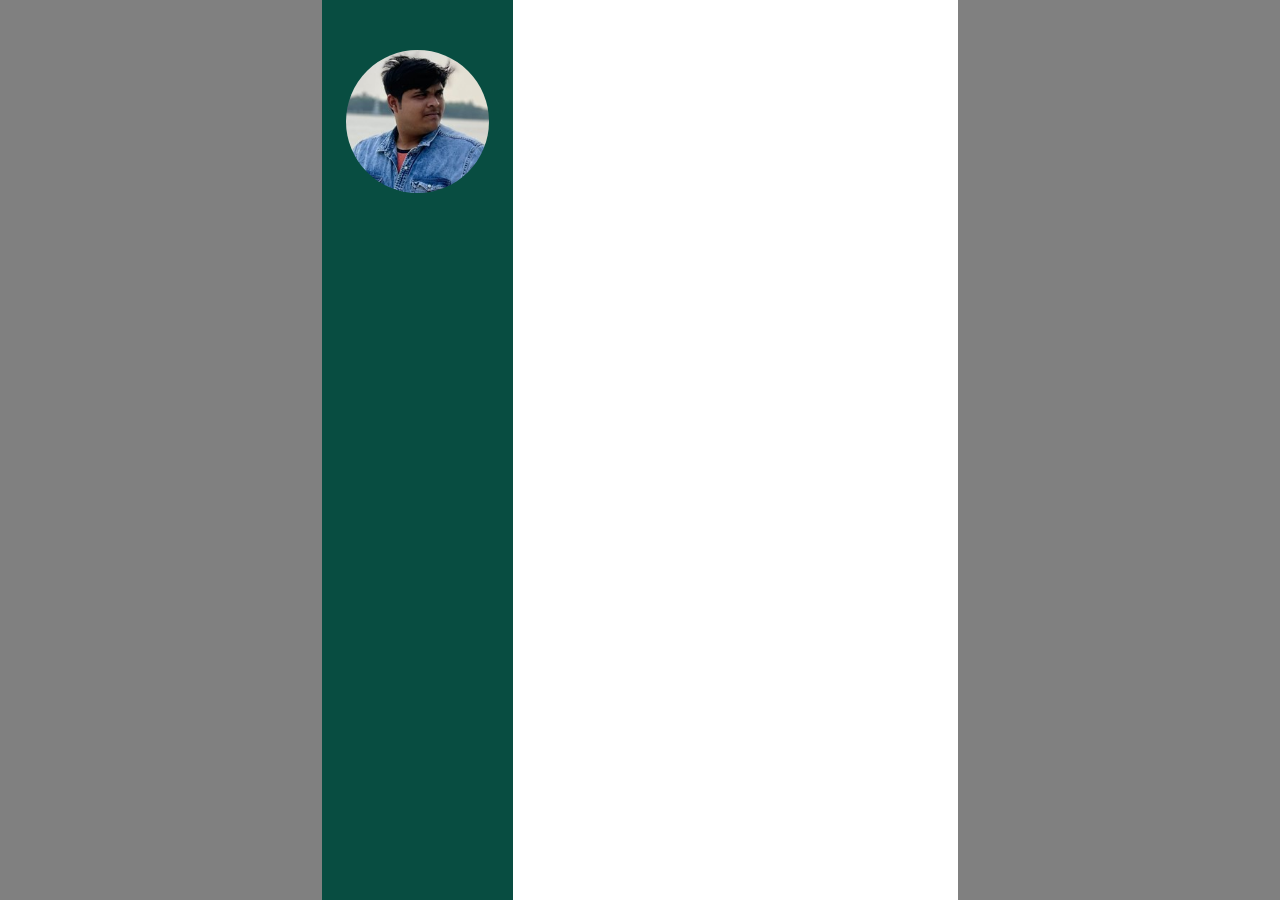
<file: index.html>
<!DOCTYPE html>
<html>

<head>
    <meta charset="utf-8" />
    <meta http-equiv="X-UA-Compatible" content="IE=edge">
    <meta name="theme-color" content="#222222">
    <title>Karthik Kasturi - Software Developer</title>
    <meta name="viewport" content="width=device-width, initial-scale=1">
    <link rel="stylesheet" type="text/css" media="screen" href="styles/main.css" />
    <script src="https://ajax.googleapis.com/ajax/libs/jquery/3.3.1/jquery.min.js"></script>
    <script src="scripts/main.js"></script>
</head>

<body class="">
    <div class="main">

        <div class="side">
            <div class="img-container">

                <img src="assets/image.jpeg" class="img"/>
            </div>
        </div>
    </div>
</body>

</html>
</file>
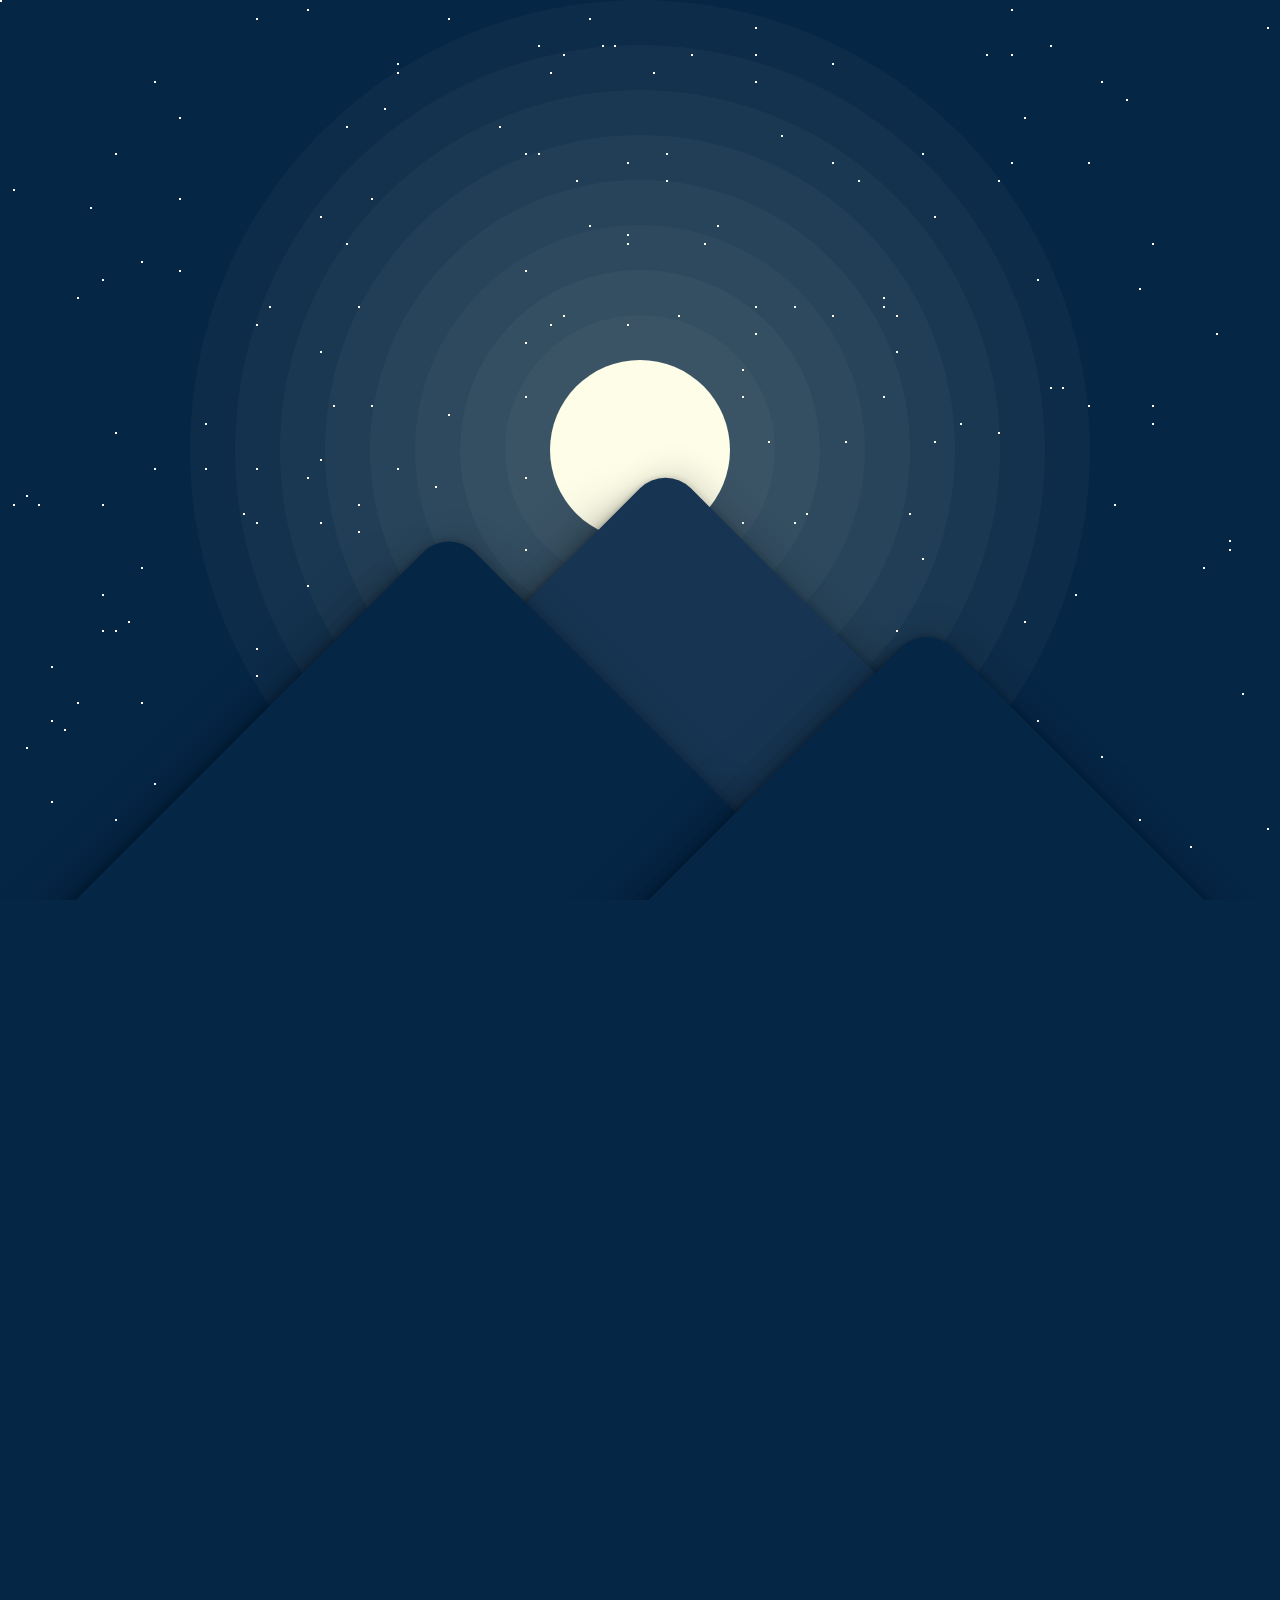
<file: BeneathTheMoon/index.html>
<!DOCTYPE html>
<html lang="en">
<head>
    <meta charset="UTF-8">
    <meta http-equiv="X-UA-Compatible" content="IE=edge">
    <meta name="viewport" content="width=device-width, initial-scale=1.0">
    <title>Document</title>
    <script src="./index.js"></script>
    <link href="./index.css" rel="stylesheet"/>
</head>
    <body>
    </body>
</html>
</file>
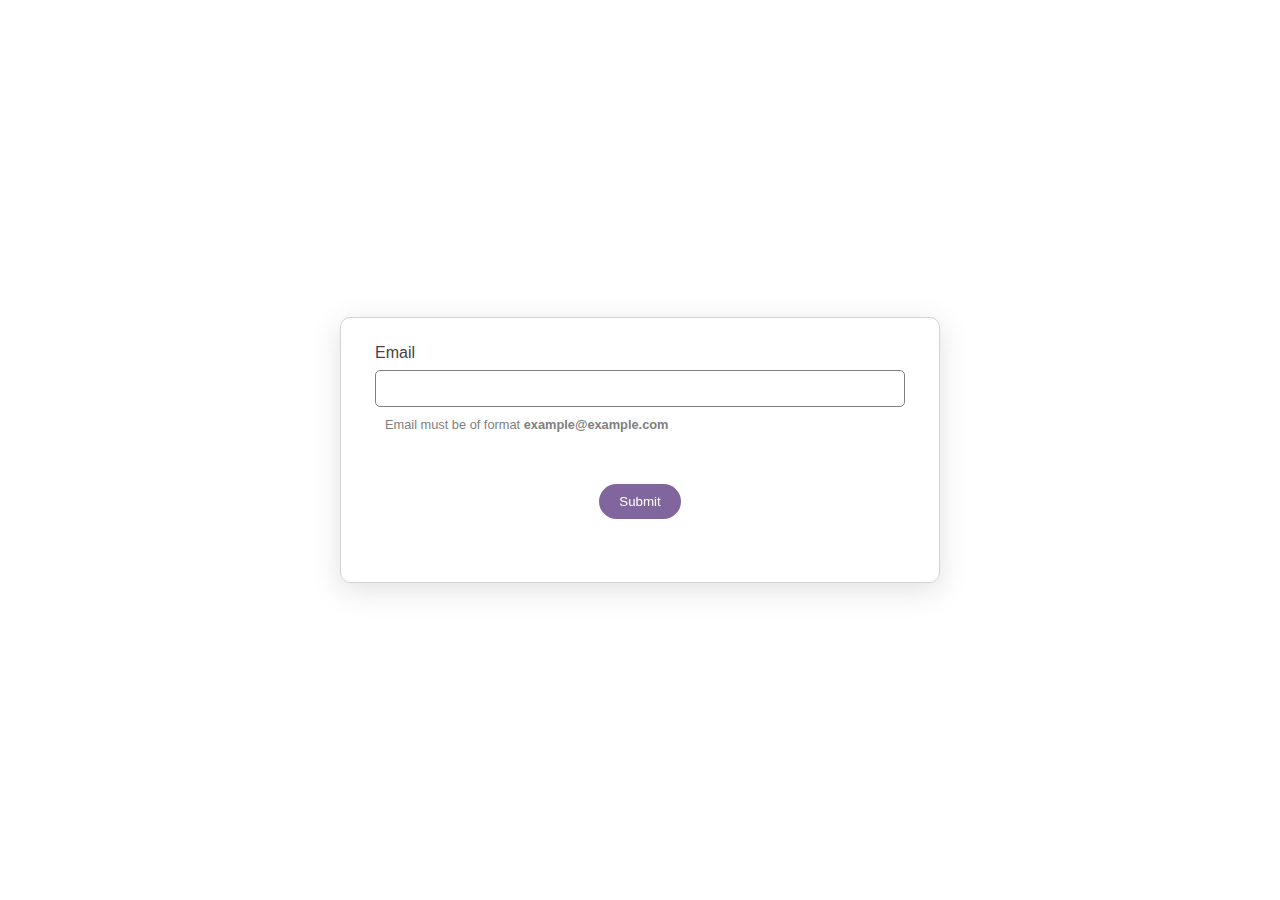
<file: catchme/index.html>
<!DOCTYPE html>
<html lang="en">
  <head>
    <meta charset="UTF-8" />
    <meta http-equiv="X-UA-Compatible" content="IE=edge" />
    <meta name="viewport" content="width=device-width, initial-scale=1.0" />
    <title>NO Javascript!</title>
    <link rel="stylesheet" href="index.css" />
  </head>
  <body>
    <div class="container">
      <form onsubmit="alert('yayy!'); event.preventDefault();">
        <div class="fieldsets">
          <fieldset>
            <label>
              <span>Email</span>
              <input
                type="email"
                id="email"
                pattern="[A-Za-z0-9._%]+@[A-Za-z0-9._%]+\.[A-Za-z]{2,63}$"
                autofocus
                required
                class="field"
              />
              <span class="hint"
                >Email must be of format <b>example@example.com</b></span
              >
            </label>
          </fieldset>
          <fieldset>
            <label>
              <span>Password</span>
              <input
                type="password"
                pattern="^(?=.*[a-z])(?=.*[A-Z])(?=.*[0-9])(?=.*[!@#%&]).{8,12}$"
                required
                class="field"
              />
              <span class="hint"
                >Password must contain 8-12 letters and contain 1 digit, 1
                lowercase letter, 1 uppercase letter and one special
                character(!@#%&)</span
              >
            </label>
          </fieldset>
        </div>
        <div class="submit-container">
          <div class="panel"></div>
          <div class="panel"></div>
          <div class="panel"></div>
          <div class="panel"></div>
          <div class="panel"></div>
          <div class="panel"></div>
          <div class="panel"></div>
          <div class="panel"></div>
          <div class="panel"></div>
          <div class="button-container">
            <button tabindex="-1">Submit</button>
          </div>
        </div>
      </form>
    </div>
  </body>
</html>
</file>
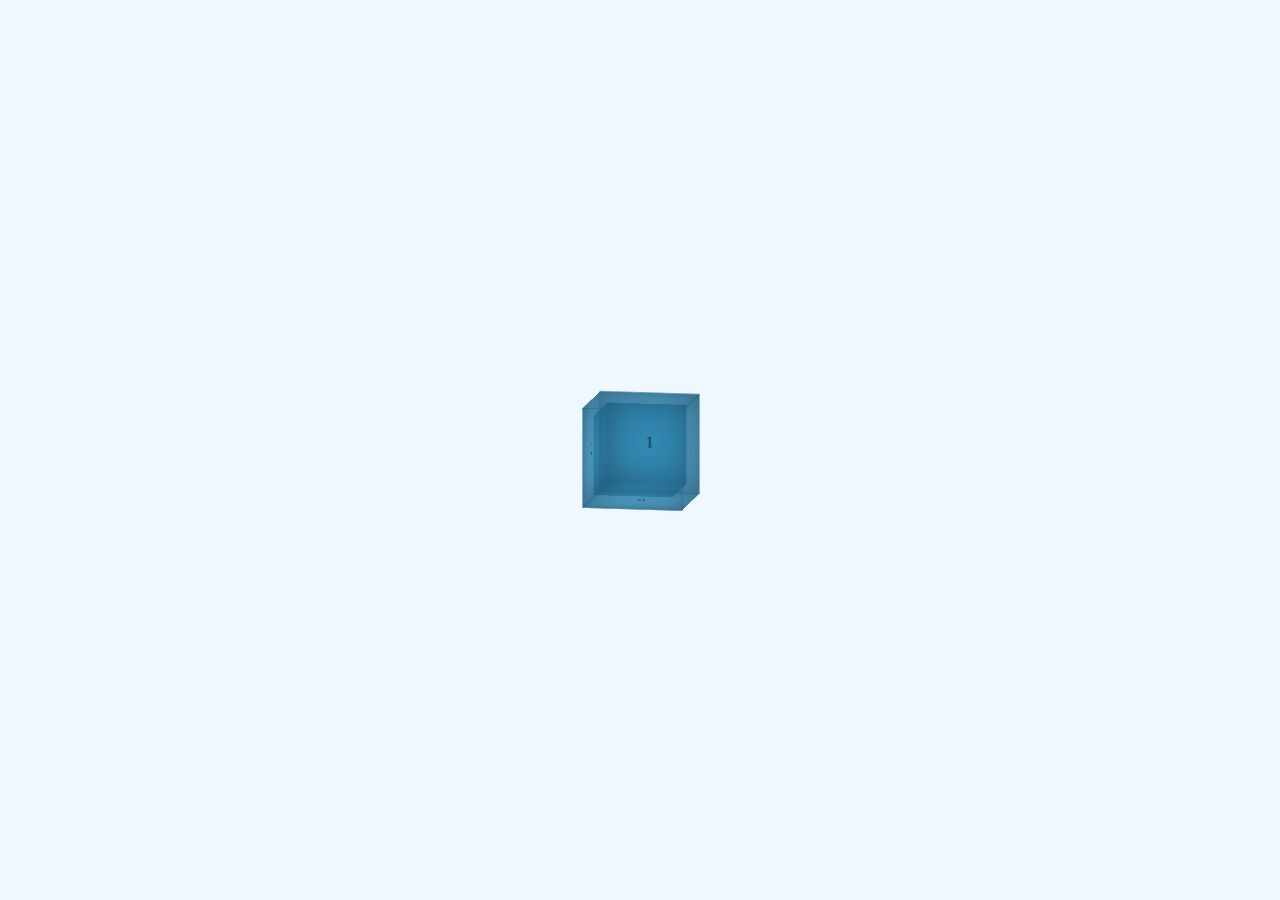
<file: Cube/index.html>
<!DOCTYPE html>
<html lang="en">
  <head>
    <meta charset="UTF-8" />
    <meta http-equiv="X-UA-Compatible" content="IE=edge" />
    <meta name="viewport" content="width=device-width, initial-scale=1.0" />
    <title>Document</title>
    <link href="./index.css" rel="stylesheet" />
  </head>
  <body>
    <div class="container">
      <div class="cube-container">
        <div class="cube">
          <div class="f f1">1</div>
          <div class="f f2">2</div>
          <div class="f f3">3</div>
          <div class="f f4">4</div>
          <div class="f f5">5</div>
          <div class="f f6">6</div>
        </div>
        <div class="cube cube-inner">
          <div class="f f1"></div>
          <div class="f f2"></div>
          <div class="f f3"></div>
          <div class="f f4"></div>
          <div class="f f5"></div>
          <div class="f f6"></div>
        </div>
      </div>
    </div>
  </body>
</html>
</file>
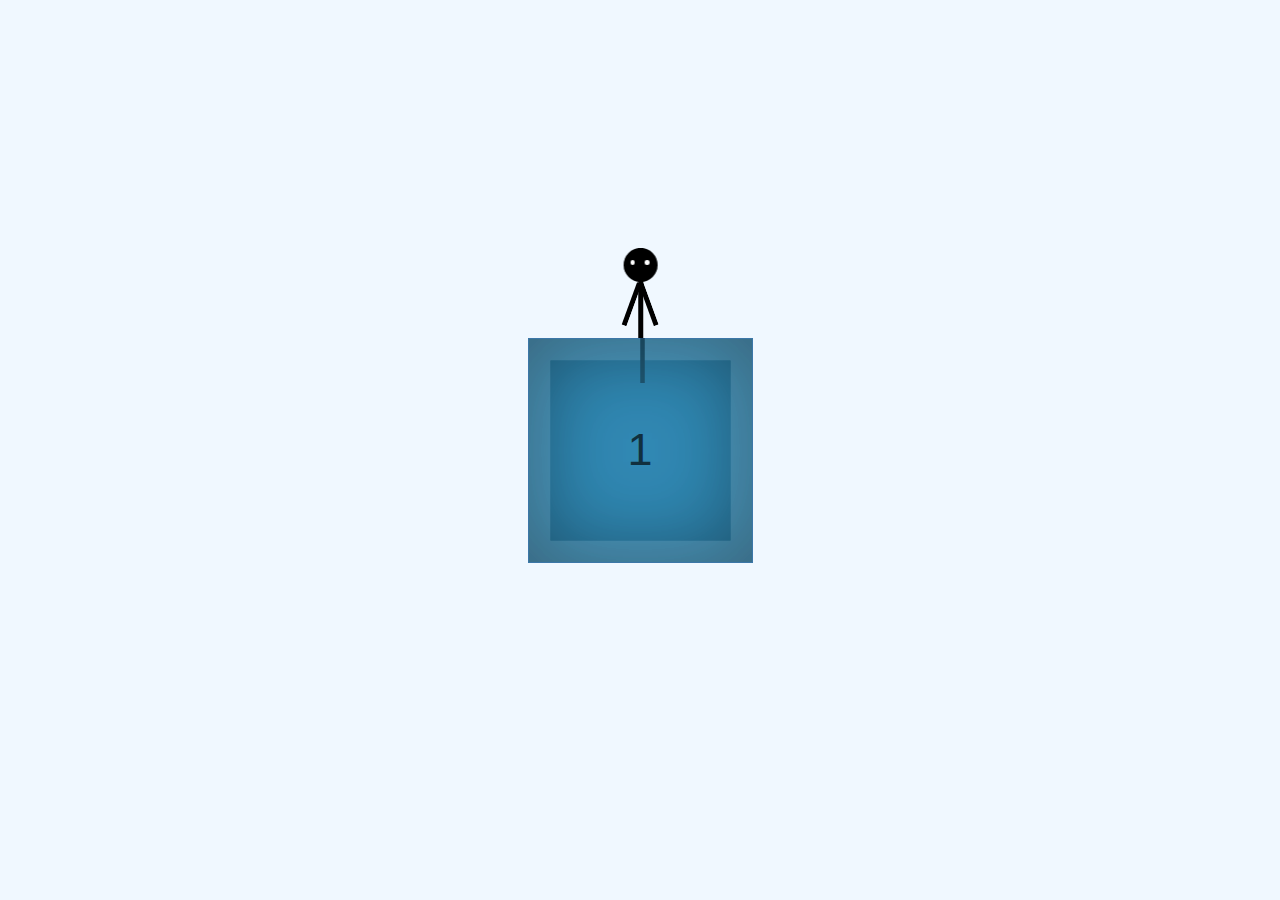
<file: cube/index.html>
<!DOCTYPE html>
<html lang="en">
  <head>
    <meta charset="UTF-8" />
    <meta http-equiv="X-UA-Compatible" content="IE=edge" />
    <meta name="viewport" content="width=device-width, initial-scale=1.0" />
    <title>Guy Chillin</title>
    <link href="./index.css" rel="stylesheet" />
  </head>
  <body>
    <div class="container">
      <div class="cube-container">
        <div class="stickman">
          <div class="head">
            <div class="eye"></div>
            <div class="eye"></div>
          </div>
          <div class="arm left"></div>
          <div class="arm right"></div>
          <div class="chest"></div>
          <div class="thigh left"></div>
          <div class="thigh right"></div>
          <div class="leg right"></div>
          <div class="leg left"></div>
        </div>
        <div class="cube">
          <div class="f f1">1</div>
          <div class="f f2">2</div>
          <div class="f f3">3</div>
          <div class="f f4">4</div>
          <div class="f f5">5</div>
          <div class="f f6">6</div>
        </div>
        <div class="cube cube-inner">
          <div class="f f1"></div>
          <div class="f f2"></div>
          <div class="f f3"></div>
          <div class="f f4"></div>
          <div class="f f5"></div>
          <div class="f f6"></div>
        </div>
      </div>
    </div>
  </body>
</html>
</file>
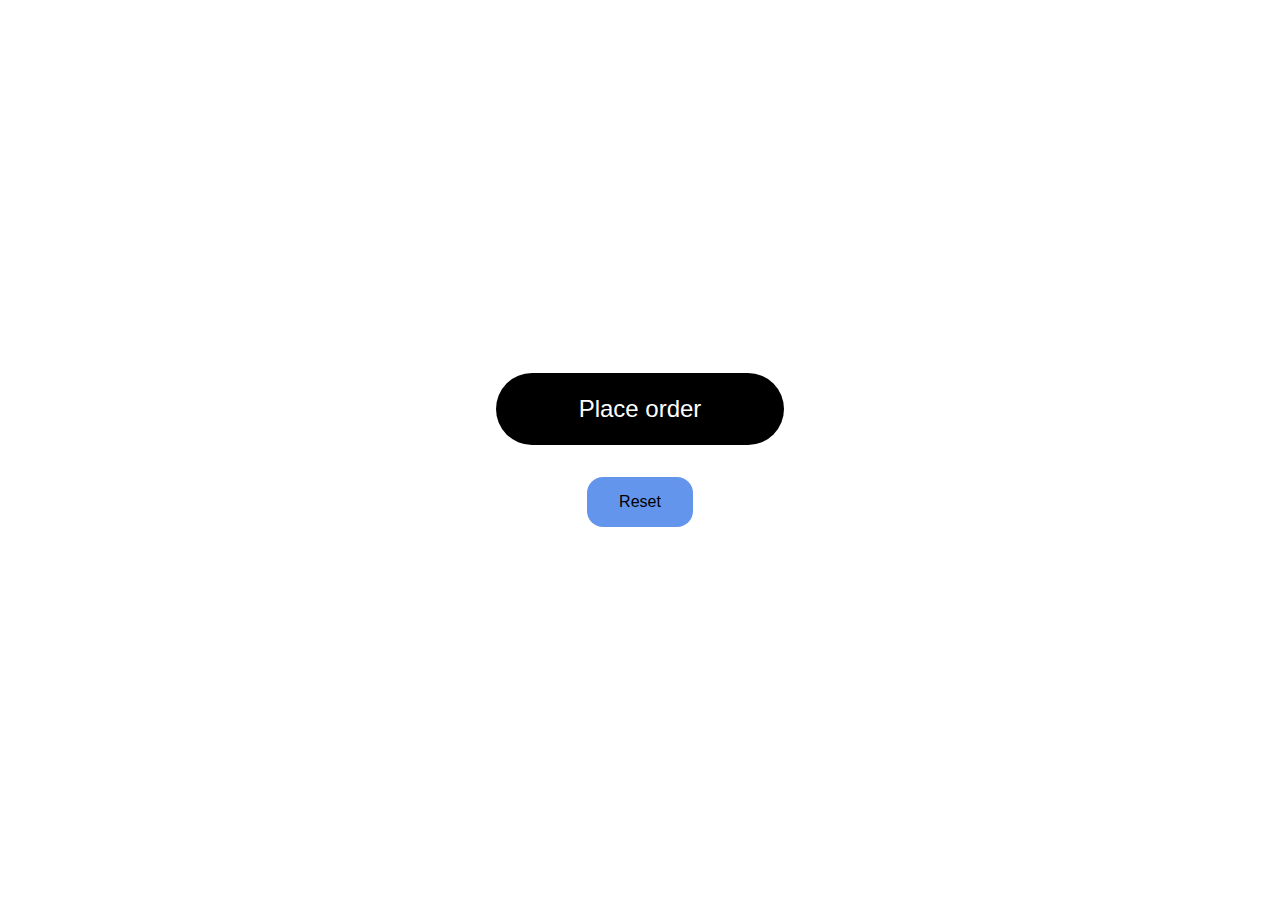
<file: order/index.html>
<!DOCTYPE html>
<html lang="en">
  <head>
    <meta charset="UTF-8" />
    <meta http-equiv="X-UA-Compatible" content="IE=edge" />
    <meta name="viewport" content="width=device-width, initial-scale=1.0" />
    <link rel="stylesheet" href="index.css" />
    <script src="index.js"></script>
    <title>Place Order</title>
  </head>
  <body>
    <div class="container">
      <button class="order-btn">
        <span class="prompt">Place order</span>
        <span class="success">Order Placed <div class="check">✓</div></span>
        <div class="road-container">
            
          <div class="road">
          </div>
          <div class="package">
            <div class="stamp"></div>
          </div>
          <div class="van">
            <div class="doors">
                <div class="door"></div>
                <div class="door"></div>
            </div>
            <div class="cabin">
              <div class="top"></div>
              <div class="windsheild"></div>
              <div class="lights">
                <div class="light">
                  <div class="beam"></div>
                </div>
                <div class="light">
                  <div class="beam"></div>
                </div>
              </div>
            </div>
          </div>
        </div>
      </button>

      <button class="reset">Reset</button>
    </div>
  </body>
</html>
</file>
<file: styles/main.css>
@import url(fonts/Alata.css);
@import url(fonts/Roboto+Condensed.css);
@import url(fonts/Dancing+Script.css);
@import url(fonts/Cinzel.css);
body {
  margin: 0;
  background-color: gray;
  display: flex;
  justify-content: center; }

* {
  box-sizing: border-box; }

.main {
  height: 100vh;
  width: 70.7vh;
  display: flex;
  background-color: white; }
  .main .side {
    flex: 0 0 30%;
    background-color: #084d41; }
    .main .side .img-container {
      display: flex;
      justify-content: center;
      margin-top: 50px; }
      .main .side .img-container .img {
        width: 75%;
        border-radius: 100%; }
  .main .details {
    flex: 3; }

/*# sourceMappingURL=main.css.map */
</file>
<file: BeneathTheMoon/index.css>
html,
body {
  height: 100vh;
  width: 100vw;
  margin: 0;
  overflow: hidden;
  position: relative;
  background-color: #062646; }

.hills {
  height: 80vmin;
  width: 80vmin;
  position: absolute;
  bottom: 0;
  left: 50%;
  transform: translateX(-50%) translateY(60%) rotate(45deg); }
  .hills .hill {
    border-radius: 5%;
    height: 100%;
    width: 100%;
    position: absolute;
    box-shadow: rgba(0, 0, 0, 0.25) 0px 54px 55px, rgba(0, 0, 0, 0.12) 0px -12px 30px, rgba(0, 0, 0, 0.12) 0px 4px 6px, rgba(0, 0, 0, 0.17) 0px 12px 13px, rgba(0, 0, 0, 0.09) 0px -3px 5px; }
    .hills .hill:first-of-type {
      background-color: #173553;
      left: 2vmin;
      top: -2vmin; }
    .hills .hill:nth-of-type(2) {
      background-color: #062646;
      left: -10vmin;
      top: 20vmin; }
    .hills .hill:nth-of-type(3) {
      background-color: #062646;
      left: 35vmin;
      top: -10vmin; }

.star {
  height: 2px;
  aspect-ratio: 1 / 1;
  background-color: white;
  position: absolute; }
  .star:nth-of-type(1) {
    top: 79vh;
    left: 23vw;
    animation: none; }
  .star:nth-of-type(2) {
    top: 17vh;
    left: 42vw;
    animation: blink 2s infinite 4895ms; }
  .star:nth-of-type(3) {
    top: 99vh;
    left: 47vw;
    animation: none; }
  .star:nth-of-type(4) {
    top: 20vh;
    left: 45vw;
    animation: blink 2s infinite 4856ms; }
  .star:nth-of-type(5) {
    top: 62vh;
    left: 45vw;
    animation: none; }
  .star:nth-of-type(6) {
    top: 11vh;
    left: 88vw;
    animation: blink 2s infinite 3019ms; }
  .star:nth-of-type(7) {
    top: 86vh;
    left: 64vw;
    animation: none; }
  .star:nth-of-type(8) {
    top: 12vh;
    left: 30vw;
    animation: blink 2s infinite 2612ms; }
  .star:nth-of-type(9) {
    top: 80vh;
    left: 81vw;
    animation: none; }
  .star:nth-of-type(10) {
    top: 49vh;
    left: 60vw;
    animation: blink 2s infinite 2779ms; }
  .star:nth-of-type(11) {
    top: 69vh;
    left: 10vw;
    animation: none; }
  .star:nth-of-type(12) {
    top: 36vh;
    left: 49vw;
    animation: blink 2s infinite 5774ms; }
  .star:nth-of-type(13) {
    top: 37vh;
    left: 59vw;
    animation: none; }
  .star:nth-of-type(14) {
    top: 62vh;
    left: 72vw;
    animation: blink 2s infinite 1127ms; }
  .star:nth-of-type(15) {
    top: 30vh;
    left: 14vw;
    animation: none; }
  .star:nth-of-type(16) {
    top: 70vh;
    left: 9vw;
    animation: blink 2s infinite 3579ms; }
  .star:nth-of-type(17) {
    top: 14vh;
    left: 39vw;
    animation: none; }
  .star:nth-of-type(18) {
    top: 91vh;
    left: 26vw;
    animation: blink 2s infinite 5267ms; }
  .star:nth-of-type(19) {
    top: 13vh;
    left: 80vw;
    animation: none; }
  .star:nth-of-type(20) {
    top: 89vh;
    left: 84vw;
    animation: blink 2s infinite 4150ms; }
  .star:nth-of-type(21) {
    top: 2vh;
    left: 35vw;
    animation: none; }
  .star:nth-of-type(22) {
    top: 49vh;
    left: 66vw;
    animation: blink 2s infinite 808ms; }
  .star:nth-of-type(23) {
    top: 36vh;
    left: 43vw;
    animation: none; }
  .star:nth-of-type(24) {
    top: 54vh;
    left: 34vw;
    animation: blink 2s infinite 82ms; }
  .star:nth-of-type(25) {
    top: 98vh;
    left: 70vw;
    animation: none; }
  .star:nth-of-type(26) {
    top: 34vh;
    left: 21vw;
    animation: blink 2s infinite 3658ms; }
  .star:nth-of-type(27) {
    top: 46vh;
    left: 35vw;
    animation: none; }
  .star:nth-of-type(28) {
    top: 17vh;
    left: 72vw;
    animation: blink 2s infinite 580ms; }
  .star:nth-of-type(29) {
    top: 20vh;
    left: 67vw;
    animation: none; }
  .star:nth-of-type(30) {
    top: 8vh;
    left: 43vw;
    animation: blink 2s infinite 5216ms; }
  .star:nth-of-type(31) {
    top: 58vh;
    left: 25vw;
    animation: none; }
  .star:nth-of-type(32) {
    top: 39vh;
    left: 70vw;
    animation: blink 2s infinite 1766ms; }
  .star:nth-of-type(33) {
    top: 56vh;
    left: 3vw;
    animation: none; }
  .star:nth-of-type(34) {
    top: 2vh;
    left: 46vw;
    animation: blink 2s infinite 4504ms; }
  .star:nth-of-type(35) {
    top: 35vh;
    left: 53vw;
    animation: none; }
  .star:nth-of-type(36) {
    top: 5vh;
    left: 42vw;
    animation: blink 2s infinite 5968ms; }
  .star:nth-of-type(37) {
    top: 75vh;
    left: 44vw;
    animation: none; }
  .star:nth-of-type(38) {
    top: 72vh;
    left: 45vw;
    animation: blink 2s infinite 3311ms; }
  .star:nth-of-type(39) {
    top: 94vh;
    left: 93vw;
    animation: none; }
  .star:nth-of-type(40) {
    top: 84vh;
    left: 18vw;
    animation: blink 2s infinite 4020ms; }
  .star:nth-of-type(41) {
    top: 97vh;
    left: 74vw;
    animation: none; }
  .star:nth-of-type(42) {
    top: 15vh;
    left: 61vw;
    animation: blink 2s infinite 3491ms; }
  .star:nth-of-type(43) {
    top: 75vh;
    left: 20vw;
    animation: none; }
  .star:nth-of-type(44) {
    top: 63vh;
    left: 11vw;
    animation: blink 2s infinite 731ms; }
  .star:nth-of-type(45) {
    top: 57vh;
    left: 71vw;
    animation: none; }
  .star:nth-of-type(46) {
    top: 77vh;
    left: 97vw;
    animation: blink 2s infinite 969ms; }
  .star:nth-of-type(47) {
    top: 56vh;
    left: 87vw;
    animation: none; }
  .star:nth-of-type(48) {
    top: 53vh;
    left: 41vw;
    animation: blink 2s infinite 2170ms; }
  .star:nth-of-type(49) {
    top: 91vh;
    left: 9vw;
    animation: none; }
  .star:nth-of-type(50) {
    top: 18vh;
    left: 79vw;
    animation: blink 2s infinite 515ms; }
  .star:nth-of-type(51) {
    top: 52vh;
    left: 16vw;
    animation: none; }
  .star:nth-of-type(52) {
    top: 38vh;
    left: 41vw;
    animation: blink 2s infinite 4056ms; }
  .star:nth-of-type(53) {
    top: 74vh;
    left: 4vw;
    animation: none; }
  .star:nth-of-type(54) {
    top: 25vh;
    left: 56vw;
    animation: blink 2s infinite 3295ms; }
  .star:nth-of-type(55) {
    top: 1vh;
    left: 24vw;
    animation: none; }
  .star:nth-of-type(56) {
    top: 84vh;
    left: 36vw;
    animation: blink 2s infinite 2098ms; }
  .star:nth-of-type(57) {
    top: 80vh;
    left: 4vw;
    animation: none; }
  .star:nth-of-type(58) {
    top: 57vh;
    left: 19vw;
    animation: blink 2s infinite 3396ms; }
  .star:nth-of-type(59) {
    top: 8vh;
    left: 51vw;
    animation: none; }
  .star:nth-of-type(60) {
    top: 84vh;
    left: 86vw;
    animation: blink 2s infinite 5970ms; }
  .star:nth-of-type(61) {
    top: 25vh;
    left: 46vw;
    animation: none; }
  .star:nth-of-type(62) {
    top: 20vh;
    left: 52vw;
    animation: blink 2s infinite 1163ms; }
  .star:nth-of-type(63) {
    top: 6vh;
    left: 54vw;
    animation: none; }
  .star:nth-of-type(64) {
    top: 6vh;
    left: 79vw;
    animation: blink 2s infinite 1541ms; }
  .star:nth-of-type(65) {
    top: 44vh;
    left: 69vw;
    animation: none; }
  .star:nth-of-type(66) {
    top: 70vh;
    left: 31vw;
    animation: blink 2s infinite 3818ms; }
  .star:nth-of-type(67) {
    top: 75vh;
    left: 58vw;
    animation: none; }
  .star:nth-of-type(68) {
    top: 45vh;
    left: 85vw;
    animation: blink 2s infinite 3126ms; }
  .star:nth-of-type(69) {
    top: 14vh;
    left: 27vw;
    animation: none; }
  .star:nth-of-type(70) {
    top: 47vh;
    left: 75vw;
    animation: blink 2s infinite 5220ms; }
  .star:nth-of-type(71) {
    top: 49vh;
    left: 73vw;
    animation: none; }
  .star:nth-of-type(72) {
    top: 34vh;
    left: 59vw;
    animation: blink 2s infinite 7ms; }
  .star:nth-of-type(73) {
    top: 58vh;
    left: 20vw;
    animation: none; }
  .star:nth-of-type(74) {
    top: 35vh;
    left: 65vw;
    animation: blink 2s infinite 675ms; }
  .star:nth-of-type(75) {
    top: 96vh;
    left: 48vw;
    animation: none; }
  .star:nth-of-type(76) {
    top: 8vh;
    left: 31vw;
    animation: blink 2s infinite 1117ms; }
  .star:nth-of-type(77) {
    top: 34vh;
    left: 28vw;
    animation: none; }
  .star:nth-of-type(78) {
    top: 92vh;
    left: 99vw;
    animation: blink 2s infinite 5985ms; }
  .star:nth-of-type(79) {
    top: 7vh;
    left: 31vw;
    animation: none; }
  .star:nth-of-type(80) {
    top: 30vh;
    left: 41vw;
    animation: blink 2s infinite 2435ms; }
  .star:nth-of-type(81) {
    top: 47vh;
    left: 16vw;
    animation: none; }
  .star:nth-of-type(82) {
    top: 24vh;
    left: 25vw;
    animation: blink 2s infinite 3497ms; }
  .star:nth-of-type(83) {
    top: 45vh;
    left: 26vw;
    animation: none; }
  .star:nth-of-type(84) {
    top: 32vh;
    left: 89vw;
    animation: blink 2s infinite 4345ms; }
  .star:nth-of-type(85) {
    top: 83vh;
    left: 31vw;
    animation: none; }
  .star:nth-of-type(86) {
    top: 69vh;
    left: 80vw;
    animation: blink 2s infinite 839ms; }
  .star:nth-of-type(87) {
    top: 61vh;
    left: 96vw;
    animation: none; }
  .star:nth-of-type(88) {
    top: 59vh;
    left: 28vw;
    animation: blink 2s infinite 1396ms; }
  .star:nth-of-type(89) {
    top: 9vh;
    left: 12vw;
    animation: none; }
  .star:nth-of-type(90) {
    top: 60vh;
    left: 96vw;
    animation: blink 2s infinite 5789ms; }
  .star:nth-of-type(91) {
    top: 70vh;
    left: 8vw;
    animation: none; }
  .star:nth-of-type(92) {
    top: 9vh;
    left: 59vw;
    animation: blink 2s infinite 4150ms; }
  .star:nth-of-type(93) {
    top: 35vh;
    left: 70vw;
    animation: none; }
  .star:nth-of-type(94) {
    top: 52vh;
    left: 31vw;
    animation: blink 2s infinite 255ms; }
  .star:nth-of-type(95) {
    top: 39vh;
    left: 25vw;
    animation: none; }
  .star:nth-of-type(96) {
    top: 44vh;
    left: 41vw;
    animation: blink 2s infinite 4376ms; }
  .star:nth-of-type(97) {
    top: 78vh;
    left: 6vw;
    animation: none; }
  .star:nth-of-type(98) {
    top: 22vh;
    left: 29vw;
    animation: blink 2s infinite 1033ms; }
  .star:nth-of-type(99) {
    top: 18vh;
    left: 85vw;
    animation: none; }
  .star:nth-of-type(100) {
    top: 56vh;
    left: 28vw;
    animation: blink 2s infinite 3141ms; }
  .star:nth-of-type(101) {
    top: 56vh;
    left: 1vw;
    animation: none; }
  .star:nth-of-type(102) {
    top: 95vh;
    left: 86vw;
    animation: blink 2s infinite 3266ms; }
  .star:nth-of-type(103) {
    top: 74vh;
    left: 49vw;
    animation: none; }
  .star:nth-of-type(104) {
    top: 27vh;
    left: 27vw;
    animation: blink 2s infinite 3581ms; }
  .star:nth-of-type(105) {
    top: 75vh;
    left: 72vw;
    animation: none; }
  .star:nth-of-type(106) {
    top: 34vh;
    left: 69vw;
    animation: blink 2s infinite 4393ms; }
  .star:nth-of-type(107) {
    top: 77vh;
    left: 40vw;
    animation: none; }
  .star:nth-of-type(108) {
    top: 58vh;
    left: 58vw;
    animation: blink 2s infinite 3155ms; }
  .star:nth-of-type(109) {
    top: 1vh;
    left: 79vw;
    animation: none; }
  .star:nth-of-type(110) {
    top: 18vh;
    left: 49vw;
    animation: blink 2s infinite 1801ms; }
  .star:nth-of-type(111) {
    top: 24vh;
    left: 73vw;
    animation: none; }
  .star:nth-of-type(112) {
    top: 48vh;
    left: 78vw;
    animation: blink 2s infinite 3354ms; }
  .star:nth-of-type(113) {
    top: 99vh;
    left: 44vw;
    animation: none; }
  .star:nth-of-type(114) {
    top: 43vh;
    left: 83vw;
    animation: blink 2s infinite 167ms; }
  .star:nth-of-type(115) {
    top: 7vh;
    left: 65vw;
    animation: none; }
  .star:nth-of-type(116) {
    top: 20vh;
    left: 78vw;
    animation: blink 2s infinite 299ms; }
  .star:nth-of-type(117) {
    top: 73vh;
    left: 100vw;
    animation: none; }
  .star:nth-of-type(118) {
    top: 27vh;
    left: 90vw;
    animation: blink 2s infinite 4955ms; }
  .star:nth-of-type(119) {
    top: 89vh;
    left: 38vw;
    animation: none; }
  .star:nth-of-type(120) {
    top: 79vh;
    left: 43vw;
    animation: blink 2s infinite 4596ms; }
  .star:nth-of-type(121) {
    top: 56vh;
    left: 8vw;
    animation: none; }
  .star:nth-of-type(122) {
    top: 51vh;
    left: 25vw;
    animation: blink 2s infinite 3121ms; }
  .star:nth-of-type(123) {
    top: 29vh;
    left: 11vw;
    animation: none; }
  .star:nth-of-type(124) {
    top: 89vh;
    left: 27vw;
    animation: blink 2s infinite 5456ms; }
  .star:nth-of-type(125) {
    top: 78vh;
    left: 11vw;
    animation: none; }
  .star:nth-of-type(126) {
    top: 18vh;
    left: 65vw;
    animation: blink 2s infinite 1059ms; }
  .star:nth-of-type(127) {
    top: 3vh;
    left: 59vw;
    animation: none; }
  .star:nth-of-type(128) {
    top: 83vh;
    left: 2vw;
    animation: blink 2s infinite 1652ms; }
  .star:nth-of-type(129) {
    top: 17vh;
    left: 52vw;
    animation: none; }
  .star:nth-of-type(130) {
    top: 31vh;
    left: 81vw;
    animation: blink 2s infinite 3749ms; }
  .star:nth-of-type(131) {
    top: 5vh;
    left: 82vw;
    animation: none; }
  .star:nth-of-type(132) {
    top: 45vh;
    left: 29vw;
    animation: blink 2s infinite 5791ms; }
  .star:nth-of-type(133) {
    top: 27vh;
    left: 55vw;
    animation: none; }
  .star:nth-of-type(134) {
    top: 68vh;
    left: 48vw;
    animation: blink 2s infinite 3604ms; }
  .star:nth-of-type(135) {
    top: 81vh;
    left: 65vw;
    animation: none; }
  .star:nth-of-type(136) {
    top: 72vh;
    left: 62vw;
    animation: blink 2s infinite 5901ms; }
  .star:nth-of-type(137) {
    top: 52vh;
    left: 20vw;
    animation: none; }
  .star:nth-of-type(138) {
    top: 17vh;
    left: 9vw;
    animation: blink 2s infinite 5949ms; }
  .star:nth-of-type(139) {
    top: 33vh;
    left: 69vw;
    animation: none; }
  .star:nth-of-type(140) {
    top: 89vh;
    left: 4vw;
    animation: blink 2s infinite 1480ms; }
  .star:nth-of-type(141) {
    top: 36vh;
    left: 20vw;
    animation: none; }
  .star:nth-of-type(142) {
    top: 34vh;
    left: 62vw;
    animation: blink 2s infinite 3294ms; }
  .star:nth-of-type(143) {
    top: 86vh;
    left: 73vw;
    animation: none; }
  .star:nth-of-type(144) {
    top: 44vh;
    left: 58vw;
    animation: blink 2s infinite 1405ms; }
  .star:nth-of-type(145) {
    top: 61vh;
    left: 41vw;
    animation: none; }
  .star:nth-of-type(146) {
    top: 66vh;
    left: 8vw;
    animation: blink 2s infinite 1425ms; }
  .star:nth-of-type(147) {
    top: 6vh;
    left: 77vw;
    animation: none; }
  .star:nth-of-type(148) {
    top: 57vh;
    left: 63vw;
    animation: blink 2s infinite 2128ms; }
  .star:nth-of-type(149) {
    top: 35vh;
    left: 44vw;
    animation: none; }
  .star:nth-of-type(150) {
    top: 22vh;
    left: 14vw;
    animation: blink 2s infinite 549ms; }
  .star:nth-of-type(151) {
    top: 41vh;
    left: 58vw;
    animation: none; }
  .star:nth-of-type(152) {
    top: 58vh;
    left: 62vw;
    animation: blink 2s infinite 812ms; }
  .star:nth-of-type(153) {
    top: 72vh;
    left: 51vw;
    animation: none; }
  .star:nth-of-type(154) {
    top: 13vh;
    left: 14vw;
    animation: blink 2s infinite 1141ms; }
  .star:nth-of-type(155) {
    top: 33vh;
    left: 6vw;
    animation: none; }
  .star:nth-of-type(156) {
    top: 87vh;
    left: 12vw;
    animation: blink 2s infinite 5618ms; }
  .star:nth-of-type(157) {
    top: 24vh;
    left: 73vw;
    animation: none; }
  .star:nth-of-type(158) {
    top: 26vh;
    left: 49vw;
    animation: blink 2s infinite 143ms; }
  .star:nth-of-type(159) {
    top: 23vh;
    left: 7vw;
    animation: none; }
  .star:nth-of-type(160) {
    top: 27vh;
    left: 49vw;
    animation: blink 2s infinite 1338ms; }
  .star:nth-of-type(161) {
    top: 98vh;
    left: 13vw;
    animation: none; }
  .star:nth-of-type(162) {
    top: 63vh;
    left: 94vw;
    animation: blink 2s infinite 5147ms; }
  .star:nth-of-type(163) {
    top: 45vh;
    left: 90vw;
    animation: none; }
  .star:nth-of-type(164) {
    top: 92vh;
    left: 53vw;
    animation: blink 2s infinite 2136ms; }
  .star:nth-of-type(165) {
    top: 87vh;
    left: 60vw;
    animation: none; }
  .star:nth-of-type(166) {
    top: 77vh;
    left: 56vw;
    animation: blink 2s infinite 4379ms; }
  .star:nth-of-type(167) {
    top: 50vh;
    left: 49vw;
    animation: none; }
  .star:nth-of-type(168) {
    top: 81vh;
    left: 5vw;
    animation: blink 2s infinite 694ms; }
  .star:nth-of-type(169) {
    top: 17vh;
    left: 41vw;
    animation: none; }
  .star:nth-of-type(170) {
    top: 91vh;
    left: 89vw;
    animation: blink 2s infinite 4153ms; }
  .star:nth-of-type(171) {
    top: 5vh;
    left: 47vw;
    animation: none; }
  .star:nth-of-type(172) {
    top: 53vh;
    left: 24vw;
    animation: blink 2s infinite 5179ms; }
  .star:nth-of-type(173) {
    top: 72vh;
    left: 20vw;
    animation: none; }
  .star:nth-of-type(174) {
    top: 80vh;
    left: 51vw;
    animation: blink 2s infinite 4662ms; }
  .star:nth-of-type(175) {
    top: 2vh;
    left: 20vw;
    animation: none; }
  .star:nth-of-type(176) {
    top: 65vh;
    left: 24vw;
    animation: blink 2s infinite 3152ms; }
  .star:nth-of-type(177) {
    top: 6vh;
    left: 44vw;
    animation: none; }
  .star:nth-of-type(178) {
    top: 9vh;
    left: 86vw;
    animation: blink 2s infinite 2027ms; }
  .star:nth-of-type(179) {
    top: 70vh;
    left: 70vw;
    animation: none; }
  .star:nth-of-type(180) {
    top: 94vh;
    left: 16vw;
    animation: blink 2s infinite 2605ms; }
  .star:nth-of-type(181) {
    top: 85vh;
    left: 38vw;
    animation: none; }
  .star:nth-of-type(182) {
    top: 31vh;
    left: 8vw;
    animation: blink 2s infinite 5022ms; }
  .star:nth-of-type(183) {
    top: 83vh;
    left: 67vw;
    animation: none; }
  .star:nth-of-type(184) {
    top: 42vh;
    left: 48vw;
    animation: blink 2s infinite 1404ms; }
  .star:nth-of-type(185) {
    top: 48vh;
    left: 9vw;
    animation: none; }
  .star:nth-of-type(186) {
    top: 66vh;
    left: 84vw;
    animation: blink 2s infinite 2425ms; }
  .star:nth-of-type(187) {
    top: 47vh;
    left: 90vw;
    animation: none; }
  .star:nth-of-type(188) {
    top: 35vh;
    left: 100vw;
    animation: blink 2s infinite 1094ms; }
  .star:nth-of-type(189) {
    top: 37vh;
    left: 95vw;
    animation: none; }
  .star:nth-of-type(190) {
    top: 44vh;
    left: 46vw;
    animation: blink 2s infinite 3192ms; }
  .star:nth-of-type(191) {
    top: 79vh;
    left: 37vw;
    animation: none; }
  .star:nth-of-type(192) {
    top: 3vh;
    left: 99vw;
    animation: blink 2s infinite 258ms; }
  .star:nth-of-type(193) {
    top: 43vh;
    left: 82vw;
    animation: none; }
  .star:nth-of-type(194) {
    top: 5vh;
    left: 48vw;
    animation: blink 2s infinite 5066ms; }
  .star:nth-of-type(195) {
    top: 21vh;
    left: 1vw;
    animation: none; }
  .star:nth-of-type(196) {
    top: 52vh;
    left: 12vw;
    animation: blink 2s infinite 1720ms; }
  .star:nth-of-type(197) {
    top: 6vh;
    left: 59vw;
    animation: none; }
  .star:nth-of-type(198) {
    top: 55vh;
    left: 2vw;
    animation: blink 2s infinite 5211ms; }
  .star:nth-of-type(199) {
    top: 80vh;
    left: 57vw;
    animation: none; }

@keyframes blink {
  0% {
    opacity: 100%; }
  25% {
    opacity: 25%; }
  50% {
    opacity: 100%; } }
.mooncenter {
  bottom: 50vmin;
  left: 50%;
  position: absolute; }
  .mooncenter .moon {
    position: absolute;
    height: 20vmin;
    width: 20vmin;
    transform: translateX(-50%) translateY(-50%);
    background-color: #fefde8;
    border-radius: 100%; }
  .mooncenter .moonshade {
    position: absolute;
    transform: translateX(-50%) translateY(-50%);
    background-color: #fefde8;
    opacity: 0.03;
    border-radius: 100%; }
    .mooncenter .moonshade:nth-of-type(1) {
      height: 30vh;
      width: 30vh; }
    .mooncenter .moonshade:nth-of-type(2) {
      height: 40vh;
      width: 40vh; }
    .mooncenter .moonshade:nth-of-type(3) {
      height: 50vh;
      width: 50vh; }
    .mooncenter .moonshade:nth-of-type(4) {
      height: 60vh;
      width: 60vh; }
    .mooncenter .moonshade:nth-of-type(5) {
      height: 70vh;
      width: 70vh; }
    .mooncenter .moonshade:nth-of-type(6) {
      height: 80vh;
      width: 80vh; }
    .mooncenter .moonshade:nth-of-type(7) {
      height: 90vh;
      width: 90vh; }
    .mooncenter .moonshade:nth-of-type(8) {
      height: 100vh;
      width: 100vh; }

/*# sourceMappingURL=index.css.map */
</file>
<file: catchme/index.css>
body {
  height: 100svh;
  font-family: Arial, Helvetica, sans-serif;
  margin: 0;
  color: #444;
}

* {
  box-sizing: border-box;
}

.container {
  height: 100%;
  display: flex;
  align-items: center;
  justify-content: center;
}

form {
  box-shadow: rgba(100, 100, 111, 0.2) 0px 7px 29px 0px;
  border-radius: 10px;
  border: 1px solid green;
  padding: 20px;
  width: 100%;
  max-width: 600px;
  display: grid;
}
form .fieldsets {
  display: grid;
  gap: 0.5rem;
}
form .fieldsets fieldset:invalid ~ fieldset {
  display: none;
}
form .fieldsets fieldset {
  display: flex;
  flex-direction: column;
  gap: 1rem;
  border: none;
}
form .fieldsets fieldset:invalid label .hint {
  color: gray;
}
form .fieldsets fieldset label .hint {
  margin-left: 10px;
  font-size: 0.8em;
  display: block;
  margin-top: 10px;
  color: green;
}
form .fieldsets fieldset input {
  margin-top: 8px;
  outline: none;
  width: 100%;
  padding: 10px;
  border-radius: 5px;
  border: 1px solid gray;
}
form .submit-container {
  height: 120px;
  width: 300px;
  justify-self: center;
  display: grid;
  grid-template-rows: 1fr 1fr 1fr;
  grid-template-columns: 1fr 1fr 1fr;
  align-items: stretch;
}
form .submit-container .panel {
  backface-visibility: hidden;
}
form .submit-container .panel:nth-of-type(1) {
  grid-row: 1;
  grid-column: 1;
}
form .submit-container .panel:nth-of-type(2) {
  grid-row: 1;
  grid-column: 2;
}
form .submit-container .panel:nth-of-type(3) {
  grid-row: 1;
  grid-column: 3;
}
form .submit-container .panel:nth-of-type(4) {
  grid-row: 2;
  grid-column: 1;
}
form .submit-container .panel:nth-of-type(5) {
  grid-row: 2;
  grid-column: 2;
}
form .submit-container .panel:nth-of-type(6) {
  grid-row: 2;
  grid-column: 3;
}
form .submit-container .panel:nth-of-type(7) {
  grid-row: 3;
  grid-column: 1;
}
form .submit-container .panel:nth-of-type(8) {
  grid-row: 3;
  grid-column: 2;
}
form .submit-container .panel:nth-of-type(9) {
  grid-row: 3;
  grid-column: 3;
}
form .submit-container .button-container {
  position: relative;
  backface-visibility: hidden;
  height: 100%;
  display: flex;
  justify-content: center;
  align-items: center;
  grid-row: 1/-1;
  grid-column: 1/-1;
  color: white;
  --translateX: 0px;
  --translateY: 0px;
  --translateZ: 0px;
  --rotateX: 0deg;
  --rotateY: 0deg;
  --rotateZ: 0deg;
  perspective: 5000px;
}
form .submit-container .button-container button {
  border: none;
  background-color: #80669d;
  color: white;
  border-radius: 20px;
  padding: 10px 20px;
  transform: translate(var(--translateX), var(--translateY)) rotateX(var(--rotateX)) rotateY(var(--rotateY)) rotateZ(var(--rotateZ));
  transition: transform 150ms ease-out;
}
form:invalid {
  border: 1px solid lightgrey;
}
form:invalid .panel {
  z-index: 10;
}
form:invalid .panel:nth-child(2):hover ~ .button-container,
form:invalid .panel:nth-child(5):hover ~ .button-container {
  --rotateX: 25deg;
  --rotateY: 25deg;
  --translateX: -100px;
  --translateY: 40px;
}
form:invalid .panel:nth-child(7):hover ~ .button-container {
  --rotateX: -25deg;
  --rotateY: 45deg;
  --translateX: 100px;
  --translateY: 40px;
}
form:invalid .panel:nth-child(8):hover ~ .button-container {
  --rotateX: -25deg;
  --rotateY: 45deg;
  --translateX: 100px;
  --translateY: 40px;
}
form:invalid .panel:nth-child(6):hover ~ .button-container {
  --rotateX: -25deg;
  --rotateY: 45deg;
  --translateX: -100px;
  --translateY: 0px;
}
form:invalid .panel:nth-child(9):hover ~ .button-container {
  --rotateX: -25deg;
  --rotateY: 45deg;
  --translateX: -100px;
  --translateY: -40px;
}
form:invalid .panel:nth-child(1):hover ~ .button-container {
  --rotateX: 25deg;
  --rotateY: -45deg;
  --translateX: 100px;
  --translateY: -40px;
}

/*# sourceMappingURL=index.css.map */
</file>
<file: Cube/index.css>
.container {
  display: flex;
  align-items: center;
  justify-content: center;
  height: 100%;
  background: aliceblue;
}
.container .cube-container {
  transform-style: preserve-3d;
  position: relative;
  animation: cubeRotate 10s linear infinite;
  height: 100px;
  width: 100px;
  transform: rotateX(10deg) rotateY(10deg) rotateZ(0deg);
}
.container .cube-container .cube {
  position: absolute;
  transform-style: preserve-3d;
  --size: 50px;
}
.container .cube-container .cube .f {
  border: 1px solid rgba(29, 82, 146, 0.6666666667);
  height: calc(2 * var(--size));
  width: calc(2 * var(--size));
  position: absolute;
  opacity: 0.65;
  display: flex;
  align-items: center;
  justify-content: center;
  background: #3189b4;
  box-shadow: 0 0 40px 0 rgba(0, 0, 0, 0.45) inset;
}
.container .cube-container .cube.cube-inner {
  --size: 40px;
  transform: translateX(10px) translateY(10px);
}
.container .cube-container .cube.cube-inner .f {
  opacity: 1;
  border: none;
}
.container .cube-container .cube .f1 {
  transform: translateZ(var(--size));
}
.container .cube-container .cube .f2 {
  transform: rotateY(-90deg) translateZ(var(--size));
}
.container .cube-container .cube .f3 {
  transform: rotateY(180deg) translateZ(var(--size));
}
.container .cube-container .cube .f4 {
  transform: rotateY(90deg) translateZ(var(--size));
}
.container .cube-container .cube .f5 {
  transform: rotateX(90deg) translateZ(var(--size));
}
.container .cube-container .cube .f6 {
  transform: rotateX(-90deg) translateZ(var(--size));
}

body,
html {
  margin: 0;
  height: 100%;
}

@keyframes cubeRotate {
  0%, 10% {
    transform: rotateX(-10deg) rotateY(10deg);
  }
  50%, 60% {
    transform: rotateX(-10deg) rotateY(370deg);
  }
  100% {
    transform: rotateX(-370deg) rotateY(370deg);
  }
}

/*# sourceMappingURL=index.css.map */
</file>
<file: cube/index.css>
.container {
  display: flex;
  align-items: center;
  justify-content: center;
  height: 100%;
  background: aliceblue;
}
.container .cube-container {
  font-family: Helvetica, sans-serif;
  transform-style: preserve-3d;
  position: relative;
  --base-size: 25vmin;
  height: calc(var(--base-size));
  width: calc(var(--base-size));
  animation: cubeRotate 10s linear infinite;
}
.container .cube-container .cube {
  position: absolute;
  transform-style: preserve-3d;
  --size: var(--base-size);
  font-size: calc(0.2 * var(--size));
}
.container .cube-container .cube .f {
  border: 1px solid rgba(29, 82, 146, 0.6666666667);
  height: var(--size);
  width: var(--size);
  position: absolute;
  opacity: 0.65;
  display: flex;
  align-items: center;
  justify-content: center;
  background: #3189b4;
  box-shadow: 0 0 calc(0.4 * var(--size)) 0 rgba(0, 0, 0, 0.45) inset;
}
.container .cube-container .cube.cube-inner {
  --size: calc(0.8 * var(--base-size));
  transform: translateX(calc(0.1 * var(--base-size))) translateY(calc(0.1 * var(--base-size)));
}
.container .cube-container .cube.cube-inner .f {
  opacity: 1;
  border: none;
}
.container .cube-container .cube .f1 {
  transform: translateZ(calc(var(--size) / 2));
}
.container .cube-container .cube .f2 {
  transform: rotateY(-90deg) translateZ(calc(var(--size) / 2));
}
.container .cube-container .cube .f3 {
  transform: rotateY(180deg) translateZ(calc(var(--size) / 2));
}
.container .cube-container .cube .f4 {
  transform: rotateY(90deg) translateZ(calc(var(--size) / 2));
}
.container .cube-container .cube .f5 {
  transform: rotateX(90deg) translateZ(calc(var(--size) / 2));
}
.container .cube-container .cube .f6 {
  transform: rotateX(-90deg) translateZ(calc(var(--size) / 2));
}
.container .cube-container .stickman {
  position: absolute;
  height: 1px;
  width: 1px;
  transform-style: preserve-3d;
  --stick-pos: calc(var(--base-size) / 2);
  transform: translateX(var(--stick-pos)) translateZ(var(--stick-pos));
  --sm-base-size: calc(var(--base-size) / 10);
}
.container .cube-container .stickman > div {
  position: absolute;
  background: black;
}
.container .cube-container .stickman .head {
  height: calc(var(--sm-base-size) * 1.5);
  aspect-ratio: 1/1;
  background-color: black;
  transform: translateY(calc(var(--sm-base-size) * -4)) translateZ(calc(var(--sm-base-size) * -0.75)) translateX(calc(var(--sm-base-size) * -0.75));
  display: flex;
  padding: calc(var(--sm-base-size) * 0.55) calc(var(--sm-base-size) * 0.35);
  justify-content: space-between;
  border-radius: 50%;
  transform-style: preserve-3d;
}
.container .cube-container .stickman .head .eye {
  backface-visibility: hidden;
  transform: translateZ(1px);
  border-radius: 50%;
  height: calc(var(--sm-base-size) * 0.2);
  aspect-ratio: 1/1;
  background-color: white;
}
.container .cube-container .stickman .chest {
  height: calc(var(--sm-base-size) * 4);
  width: calc(var(--sm-base-size) / 5);
  background: black;
  transform: translateY(calc(var(--sm-base-size) * -4)) translateZ(calc(var(--sm-base-size) * -0.75)) translateX(calc(var(--sm-base-size) * -0.1));
}
.container .cube-container .stickman .arm {
  height: calc(var(--sm-base-size) * 2);
  width: calc(var(--sm-base-size) / 5);
}
.container .cube-container .stickman .arm.left {
  transform: translateY(calc(var(--sm-base-size) * -2.5)) translateZ(calc(var(--sm-base-size) * -0.75)) translateX(calc(var(--sm-base-size) * -0.5)) rotateZ(20deg);
}
.container .cube-container .stickman .arm.right {
  transform: translateY(calc(var(--sm-base-size) * -2.5)) translateZ(calc(var(--sm-base-size) * -0.75)) translateX(calc(var(--sm-base-size) * 0.25)) rotateZ(-20deg);
}
.container .cube-container .stickman .thigh {
  height: calc(var(--sm-base-size) * 0.75);
  width: calc(var(--sm-base-size) / 5);
}
.container .cube-container .stickman .thigh.left {
  transform: rotateX(90deg) rotateZ(10deg) translateZ(calc(var(--sm-base-size) * 0.4)) translateY(calc(var(--sm-base-size) * -0.35)) translateX(calc(var(--sm-base-size) * -0.25));
}
.container .cube-container .stickman .thigh.right {
  transform: rotateX(90deg) rotateZ(-10deg) translateZ(calc(var(--sm-base-size) * 0.4)) translateY(calc(var(--sm-base-size) * -0.35)) translateX(calc(var(--sm-base-size) * 0.05));
}
.container .cube-container .stickman .leg {
  height: calc(var(--sm-base-size) * 2);
  width: calc(var(--sm-base-size) / 5);
  transform-origin: top;
}
.container .cube-container .stickman .leg.left {
  animation: swingLeft 1s linear infinite;
}
.container .cube-container .stickman .leg.right {
  animation: swingRight 1s linear infinite;
}

body,
html {
  margin: 0;
  height: 100%;
}

* {
  box-sizing: border-box;
}

@keyframes swingLeft {
  0% {
    transform: rotateX(10deg) translateY(-1px) translateX(calc(var(--sm-base-size) * -0.3));
  }
  50% {
    transform: rotateX(30deg) translateY(-1px) translateX(calc(var(--sm-base-size) * -0.3));
  }
  100% {
    transform: rotateX(10deg) translateY(-1px) translateX(calc(var(--sm-base-size) * -0.3));
  }
}
@keyframes swingRight {
  0% {
    transform: rotateX(30deg) translateY(-1px) translateX(calc(var(--sm-base-size) * 0.1));
  }
  50% {
    transform: rotateX(10deg) translateY(-1px) translateX(calc(var(--sm-base-size) * 0.1));
  }
  100% {
    transform: rotateX(30deg) translateY(-1px) translateX(calc(var(--sm-base-size) * 0.1));
  }
}
@keyframes cubeRotate {
  0% {
    transform: rotateX(-10deg) rotateY(10deg);
  }
  10% {
    transform: rotateX(-10deg) rotateY(10deg);
  }
  50% {
    transform: rotateX(-10deg) rotateY(370deg);
  }
  60% {
    transform: rotateX(-10deg) rotateY(370deg);
  }
  100% {
    transform: rotateX(-370deg) rotateY(370deg);
  }
}

/*# sourceMappingURL=index.css.map */
</file>
<file: order/index.css>
@keyframes roadStart {
  from {
    left: 100%;
  }
  to {
    left: -300%;
  }
}
@keyframes loading {
  0% {
    right: -3rem;
  }
  25% {
    right: -3rem;
  }
  50% {
    right: 50%;
  }
  100% {
    right: 50%;
  }
}
@keyframes vanExit {
  0% {
    right: 50%;
  }
  10% {
    right: 40%;
  }
  100% {
    right: -3rem;
  }
}
@keyframes package {
  0% {
    left: -2em;
  }
  25% {
    left: 10%;
  }
  50% {
    left: 10%;
  }
  75% {
    left: 50%;
    opacity: 1;
  }
  100% {
    left: 50%;
    opacity: 0;
  }
}
@keyframes button {
  0% {
    transform: scale(1);
  }
  50% {
    transform: scale(0.98);
  }
  100% {
    transform: scale(1);
  }
}
@keyframes prompt {
  0% {
    opacity: 1;
  }
  100% {
    opacity: 0;
  }
}
@keyframes success {
  0% {
    opacity: 0;
  }
  100% {
    opacity: 1;
  }
}
@keyframes door {
  0% {
    transform: rotate(0deg);
  }
  25% {
    transform: rotate(var(--rotation));
  }
  75% {
    transform: rotate(var(--rotation));
  }
  100% {
    transform: rotate(0deg);
  }
}
* {
  box-sizing: border-box;
}

body {
  height: 100vh;
  width: 100vw;
  margin: 0;
}

.container {
  height: 100%;
  display: flex;
  align-items: center;
  justify-content: center;
  flex-direction: column;
  gap: 2rem;
}
.container .order-btn {
  font-size: 24px;
}
.container .reset {
  background-color: #6495ed;
  border: 0;
  cursor: pointer;
  font-size: 16px;
  padding: 1rem 2rem;
  border-radius: 1rem;
}

.order-btn {
  border: 0;
  padding: 1em;
  border-radius: 2em;
  width: 12em;
  background-color: black;
  color: white;
  height: 3em;
  line-height: 1em;
  cursor: pointer;
  position: relative;
  overflow: hidden;
  --button-time: 300ms;
  --prompt-delay: var(--button-time);
  --prompt-duration: 500ms;
  --success-delay: calc(var(--prompt-delay) + var(--prompt-duration));
  --success-duration: 1s;
  --package-delay: calc(var(--prompt-delay) + var(--prompt-duration));
  --package-duration: 3s;
  --door-delay: calc(var(--package-delay) + var(--package-duration) / 4);
  --door-duration: calc(var(--package-duration) / 2);
  --door2-delay: calc(var(--door-delay) + 200ms);
  --road-start-delay: calc(var(--package-duration) + var(--package-delay));
  --road-start-duration: 4s;
  --van-exit-delay: calc(var(--road-start-delay) + var(--road-start-duration) / 2);
  --van-exit-duration: calc(var(--road-start-duration) / 4);
  --success-delay: calc(var(--van-exit-delay) + var(--van-exit-duration) * 2);
  --success-duration: 500ms;
}
.order-btn .prompt {
  position: absolute;
  inset: 0;
  display: flex;
  align-items: center;
  justify-content: center;
}
.order-btn .success {
  opacity: 0;
  position: absolute;
  inset: 0;
  display: flex;
  align-items: center;
  justify-content: center;
}
.order-btn .success .check {
  color: lightgreen;
  margin-left: 0.3em;
}
.order-btn .road-container {
  position: absolute;
  inset: 0;
  display: flex;
  align-items: center;
  justify-content: center;
}
.order-btn .road-container .package {
  height: 0.9em;
  width: 0.9em;
  display: flex;
  justify-content: end;
  background: #b38b6d;
  padding: 0.2em;
  box-sizing: border-box;
  position: absolute;
  left: -1em;
}
.order-btn .road-container .package .stamp {
  background: #947451;
  height: 0.3em;
  width: 0.3em;
}
.order-btn .road-container .van {
  height: 1.5em;
  width: 2em;
  position: absolute;
  right: -2em;
  background-color: white;
  border-radius: 0.1em;
}
.order-btn .road-container .van .doors {
  padding: 5% 0;
  height: 100%;
  position: absolute;
}
.order-btn .road-container .van .doors .door {
  height: 50%;
  width: 1px;
  border-radius: 1em;
  background-color: white;
  width: 0.1em;
  transform-origin: top;
  --rotation: 90deg;
}
.order-btn .road-container .van .doors .door:last-of-type {
  transform-origin: bottom;
  --rotation: -90deg;
}
.order-btn .road-container .van .cabin {
  position: absolute;
  right: -1.1em;
  background-color: #6495ed;
  height: 1.5em;
  width: 1em;
  border-top-right-radius: 0.2em;
  border-bottom-right-radius: 0.2em;
  display: flex;
}
.order-btn .road-container .van .cabin .top {
  background-color: white;
  opacity: 0.2;
  height: 1.5em;
  width: 0.2em;
}
.order-btn .road-container .van .cabin .windsheild {
  margin-top: auto;
  margin-bottom: auto;
  height: 100%;
  border-right: 0.5em solid #152238;
  border-top-right-radius: 1em;
  border-bottom-right-radius: 1em;
}
.order-btn .road-container .van .cabin .lights {
  width: 0.3em;
  height: 100%;
  display: flex;
  align-items: center;
  justify-content: center;
  flex-direction: column;
  gap: 0.8em;
}
.order-btn .road-container .van .cabin .lights .light {
  height: 0.2em;
  width: 0.2em;
  border-radius: 50%;
  background-color: #b38b6d;
  position: relative;
}
.order-btn .road-container .van .cabin .lights .light .beam {
  left: 0.1em;
  position: absolute;
  background: linear-gradient(90deg, yellow 0%, transparent 100%);
  width: 2em;
  height: 1em;
  clip-path: polygon(0 66%, 0 36%, 100% 0, 100% 100%);
  transform: translateY(-40%);
}
.order-btn .road-container .road {
  background-image: linear-gradient(to right, white 60%, transparent 0%);
  background-position: bottom;
  background-size: 1em 1px;
  background-repeat: repeat-x;
  height: 0.4em;
  width: 300%;
  right: 300%;
  position: absolute;
}
.order-btn.animate {
  animation: button var(--button-time) linear;
}
.order-btn.animate .prompt {
  animation: prompt var(--prompt-duration) var(--prompt-delay) linear forwards;
}
.order-btn.animate .package {
  animation: package var(--package-duration) var(--package-delay) linear forwards;
}
.order-btn.animate .van {
  animation: loading var(--package-duration) var(--package-delay) linear forwards, vanExit var(--van-exit-duration) var(--van-exit-delay) linear forwards;
}
.order-btn.animate .van .door {
  animation: door var(--door-duration) var(--door-delay) linear;
}
.order-btn.animate .van .door:last-of-type {
  animation-delay: var(--door2-delay);
}
.order-btn.animate .road {
  animation: roadStart var(--road-start-duration) var(--road-start-delay) linear forwards;
}
.order-btn.animate .success {
  animation: success var(--success-duration) var(--success-delay) linear forwards;
}

/*# sourceMappingURL=index.css.map */
</file>
